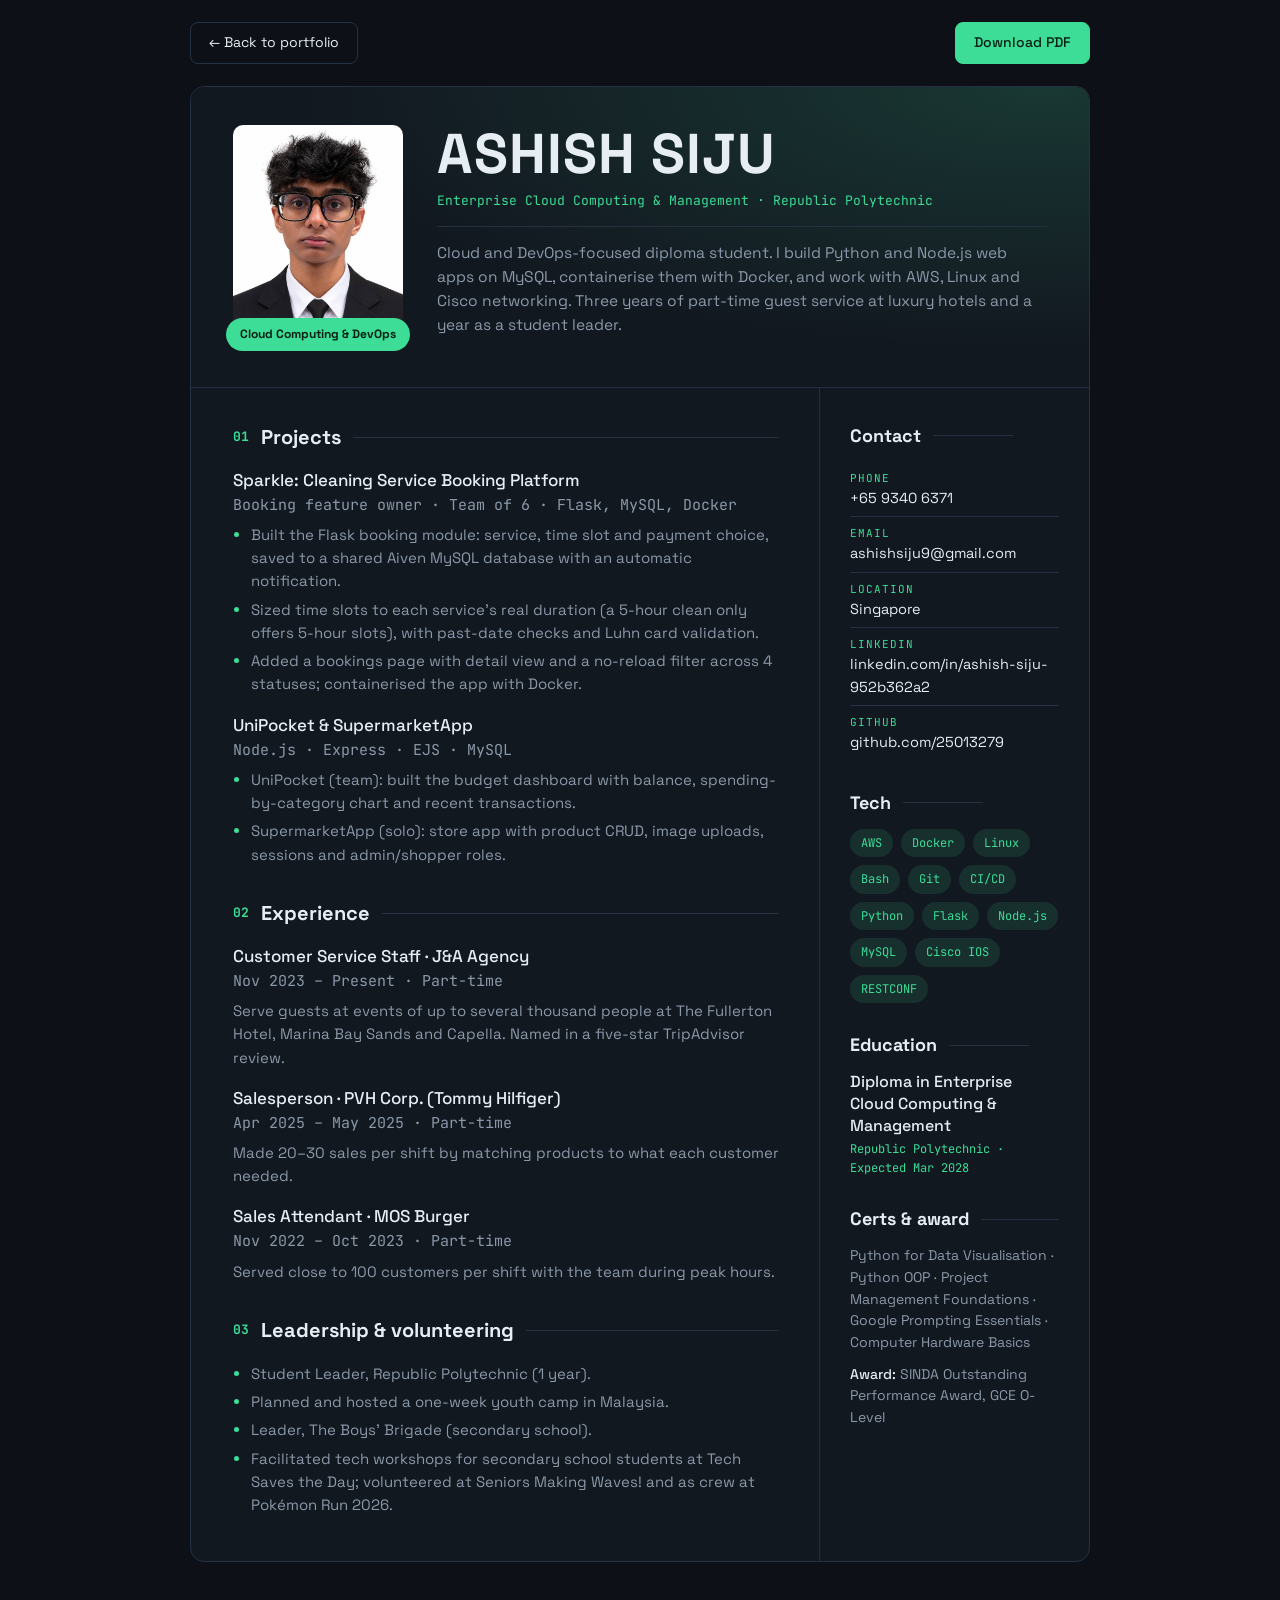
<file: resume.html>
<!DOCTYPE html>
<html lang="en">
<head>
  <meta charset="UTF-8">
  <meta name="viewport" content="width=device-width, initial-scale=1.0">
  <title>Resume | Ashish Siju</title>
  <link rel="preconnect" href="https://fonts.googleapis.com">
  <link rel="preconnect" href="https://fonts.gstatic.com" crossorigin>
  <link href="https://fonts.googleapis.com/css2?family=Space+Grotesk:wght@400;500;700&family=JetBrains+Mono:wght@400;500&display=swap" rel="stylesheet">
  <style>
    :root {
      --bg: #0d1117;
      --bg-card: #121820;
      --border: #253041;
      --text: #e6edf3;
      --muted: #8b98a8;
      --accent: #3ddc97;
      --accent-dim: rgba(61, 220, 151, 0.12);
      --mono: 'JetBrains Mono', monospace;
      --sans: 'Space Grotesk', system-ui, sans-serif;
    }
    * { box-sizing: border-box; margin: 0; padding: 0; }
    body { background: var(--bg); color: var(--text); font-family: var(--sans); line-height: 1.55; }
    a { color: inherit; text-decoration: none; }

    .toolbar { max-width: 900px; margin: 0 auto; padding: 22px 0; display: flex; justify-content: space-between; align-items: center; }
    .toolbar a { font-size: 14px; padding: 9px 18px; border: 1px solid var(--border); border-radius: 8px; transition: border-color .2s; }
    .toolbar a:hover { border-color: var(--accent); }
    .toolbar .dl { background: var(--accent); color: #062014; border-color: var(--accent); font-weight: 500; }

    .sheet { max-width: 900px; margin: 0 auto 48px; background: var(--bg-card); border: 1px solid var(--border); border-radius: 14px; overflow: hidden; }

    /* Header */
    .r-head {
      display: grid; grid-template-columns: 170px 1fr; gap: 34px; align-items: start;
      padding: 38px 42px 36px;
      background: radial-gradient(ellipse at 95% 0%, rgba(61, 220, 151, 0.16), transparent 62%), var(--bg-card);
      border-bottom: 1px solid var(--border);
    }
    .photo { position: relative; width: 170px; margin-bottom: 14px; }
    .photo img { display: block; width: 170px; height: 212px; object-fit: cover; object-position: top; border-radius: 10px; }
    .badge { position: absolute; left: 50%; bottom: -14px; transform: translateX(-50%); white-space: nowrap; background: var(--accent); color: #062014; font-weight: 700; font-size: 12px; padding: 7px 14px; border-radius: 999px; }
    h1 { font-size: clamp(34px, 6vw, 56px); line-height: 1.05; letter-spacing: 1px; text-transform: uppercase; }
    .r-sub { font-family: var(--mono); font-size: 13px; color: var(--accent); margin: 8px 0 14px; padding-bottom: 14px; border-bottom: 1px solid var(--border); }
    .r-summary { color: var(--muted); font-size: 15.5px; }

    /* Body */
    .r-body { display: grid; grid-template-columns: 1fr 270px; }
    .r-main { padding: 34px 40px 40px 42px; }
    .r-side { padding: 34px 30px 40px; border-left: 1px solid var(--border); }

    h2 { font-size: 20px; margin-bottom: 16px; display: flex; align-items: center; gap: 12px; }
    h2 span { font-family: var(--mono); font-size: 13px; color: var(--accent); }
    h2::after { content: ''; flex: 1; height: 1px; background: var(--border); }
    .r-main section + section { margin-top: 32px; }

    .item { margin-bottom: 18px; }
    .item:last-child { margin-bottom: 0; }
    .item h3 { font-size: 17px; font-weight: 500; line-height: 1.35; }
    .meta { font-family: var(--mono); font-size: 12px; color: var(--accent); margin: 2px 0 6px; }
    .item p, .item li, .plain li { color: var(--muted); font-size: 15px; }
    ul { padding-left: 18px; }
    li { margin-bottom: 5px; }
    li::marker { color: var(--accent); }

    /* Sidebar */
    .r-side h2 { font-size: 18px; margin-bottom: 12px; }
    .r-side h2::after { max-width: 80px; }
    .r-side section + section { margin-top: 28px; }
    .contact div { padding: 8px 0 7px; border-bottom: 1px solid var(--border); }
    .contact div:last-child { border-bottom: none; }
    .contact dt { font-family: var(--mono); font-size: 11px; color: var(--accent); text-transform: uppercase; letter-spacing: 1px; }
    .contact dd { font-size: 14.5px; word-break: break-word; }
    .contact a:hover { color: var(--accent); }
    .tags { list-style: none; padding: 0; display: flex; flex-wrap: wrap; gap: 8px; }
    .tags li { margin: 0; font-family: var(--mono); font-size: 12px; padding: 5px 11px; border-radius: 999px; background: var(--accent-dim); color: var(--accent); }
    .edu strong { display: block; font-weight: 500; font-size: 16px; line-height: 1.35; margin-bottom: 4px; }
    .edu .meta { margin: 0; }
    .certs p { color: var(--muted); font-size: 14px; }
    .certs p + p { margin-top: 10px; }
    .certs b { color: var(--text); font-weight: 500; }

    @media screen and (max-width: 820px) {
      .toolbar { padding: 16px; }
      .sheet { margin: 0 10px 30px; }
      .r-head { grid-template-columns: 1fr; justify-items: center; text-align: center; padding: 28px 22px; gap: 22px; }
      .r-sub { text-align: center; }
      .r-body { grid-template-columns: 1fr; }
      .r-main { padding: 26px 22px; }
      .r-side { border-left: none; border-top: 1px solid var(--border); padding: 26px 22px 32px; }
    }

    /* Printing uses a light version so it prints cleanly */
    @media print {
      @page { size: A4; margin: 0; }
      :root { --bg: #fff; --bg-card: #fff; --border: #dfe4ea; --text: #1c2430; --muted: #3d4756; --accent: #0f8a5f; --accent-dim: #e6f6ef; }
      .toolbar { display: none; }
      .sheet { margin: 0; border: none; border-radius: 0; max-width: none; }
      .r-head { background: #fff; }
      .badge { color: #fff; }
    }
  </style>
</head>
<body>

  <div class="toolbar">
    <a href="index.html">← Back to portfolio</a>
    <a class="dl" href="resume.pdf" download>Download PDF</a>
  </div>

  <div class="sheet">
    <header class="r-head">
      <div class="photo">
        <img src="images/resume-photo.jpg" alt="Ashish Siju" width="640" height="800">
        <span class="badge">Cloud Computing &amp; DevOps</span>
      </div>
      <div>
        <h1>Ashish Siju</h1>
        <p class="r-sub">Enterprise Cloud Computing &amp; Management · Republic Polytechnic</p>
        <p class="r-summary">Cloud and DevOps-focused diploma student. I build Python and Node.js web apps on MySQL, containerise them with Docker, and work with AWS, Linux and Cisco networking. Three years of part-time guest service at luxury hotels and a year as a student leader.</p>
      </div>
    </header>

    <div class="r-body">
      <div class="r-main">

        <section>
          <h2><span>01</span> Projects</h2>
          <div class="item">
            <h3>Sparkle: Cleaning Service Booking Platform</h3>
            <p class="meta">Booking feature owner · Team of 6 · Flask, MySQL, Docker</p>
            <ul>
              <li>Built the Flask booking module: service, time slot and payment choice, saved to a shared Aiven MySQL database with an automatic notification.</li>
              <li>Sized time slots to each service's real duration (a 5-hour clean only offers 5-hour slots), with past-date checks and Luhn card validation.</li>
              <li>Added a bookings page with detail view and a no-reload filter across 4 statuses; containerised the app with Docker.</li>
            </ul>
          </div>
          <div class="item">
            <h3>UniPocket &amp; SupermarketApp</h3>
            <p class="meta">Node.js · Express · EJS · MySQL</p>
            <ul>
              <li>UniPocket (team): built the budget dashboard with balance, spending-by-category chart and recent transactions.</li>
              <li>SupermarketApp (solo): store app with product CRUD, image uploads, sessions and admin/shopper roles.</li>
            </ul>
          </div>
        </section>

        <section>
          <h2><span>02</span> Experience</h2>
          <div class="item">
            <h3>Customer Service Staff · J&amp;A Agency</h3>
            <p class="meta">Nov 2023 – Present · Part-time</p>
            <p>Serve guests at events of up to several thousand people at The Fullerton Hotel, Marina Bay Sands and Capella. Named in a five-star TripAdvisor review.</p>
          </div>
          <div class="item">
            <h3>Salesperson · PVH Corp. (Tommy Hilfiger)</h3>
            <p class="meta">Apr 2025 – May 2025 · Part-time</p>
            <p>Made 20–30 sales per shift by matching products to what each customer needed.</p>
          </div>
          <div class="item">
            <h3>Sales Attendant · MOS Burger</h3>
            <p class="meta">Nov 2022 – Oct 2023 · Part-time</p>
            <p>Served close to 100 customers per shift with the team during peak hours.</p>
          </div>
        </section>

        <section>
          <h2><span>03</span> Leadership &amp; volunteering</h2>
          <ul class="plain">
            <li>Student Leader, Republic Polytechnic (1 year).</li>
            <li>Planned and hosted a one-week youth camp in Malaysia.</li>
            <li>Leader, The Boys' Brigade (secondary school).</li>
            <li>Facilitated tech workshops for secondary school students at Tech Saves the Day; volunteered at Seniors Making Waves! and as crew at Pokémon Run 2026.</li>
          </ul>
        </section>

      </div>

      <aside class="r-side">

        <section>
          <h2>Contact</h2>
          <dl class="contact">
            <div><dt>Phone</dt><dd><a href="tel:+6593406371">+65 9340 6371</a></dd></div>
            <div><dt>Email</dt><dd><a href="mailto:ashishsiju9@gmail.com">ashishsiju9@gmail.com</a></dd></div>
            <div><dt>Location</dt><dd>Singapore</dd></div>
            <div><dt>LinkedIn</dt><dd><a href="https://www.linkedin.com/in/ashish-siju-952b362a2/">linkedin.com/in/ashish-siju-952b362a2</a></dd></div>
            <div><dt>GitHub</dt><dd><a href="https://github.com/25013279">github.com/25013279</a></dd></div>
          </dl>
        </section>

        <section>
          <h2>Tech</h2>
          <ul class="tags">
            <li>AWS</li><li>Docker</li><li>Linux</li><li>Bash</li><li>Git</li><li>CI/CD</li><li>Python</li><li>Flask</li><li>Node.js</li><li>MySQL</li><li>Cisco IOS</li><li>RESTCONF</li>
          </ul>
        </section>

        <section class="edu">
          <h2>Education</h2>
          <strong>Diploma in Enterprise Cloud Computing &amp; Management</strong>
          <p class="meta">Republic Polytechnic · Expected Mar 2028</p>
        </section>

        <section class="certs">
          <h2>Certs &amp; award</h2>
          <p>Python for Data Visualisation · Python OOP · Project Management Foundations · Google Prompting Essentials · Computer Hardware Basics</p>
          <p><b>Award:</b> SINDA Outstanding Performance Award, GCE O-Level</p>
        </section>

      </aside>
    </div>
  </div>

</body>
</html>
</file>
